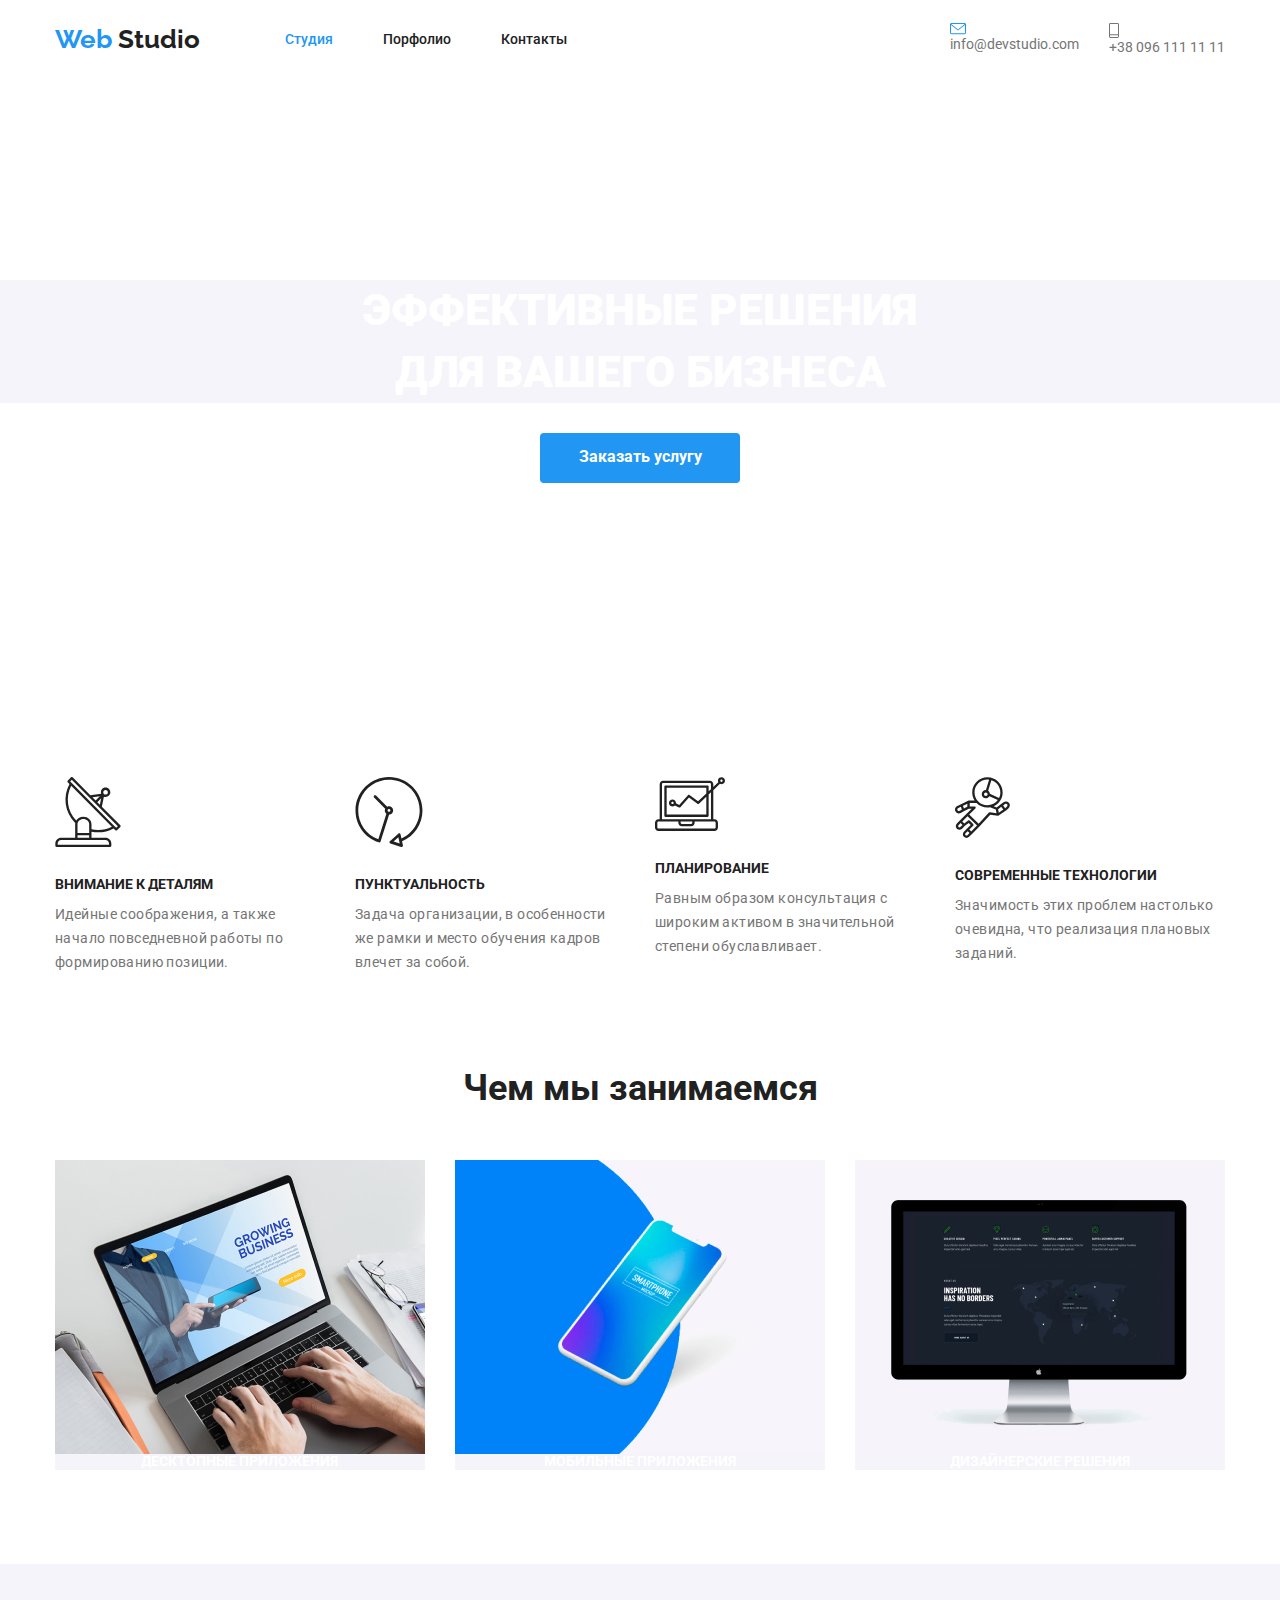
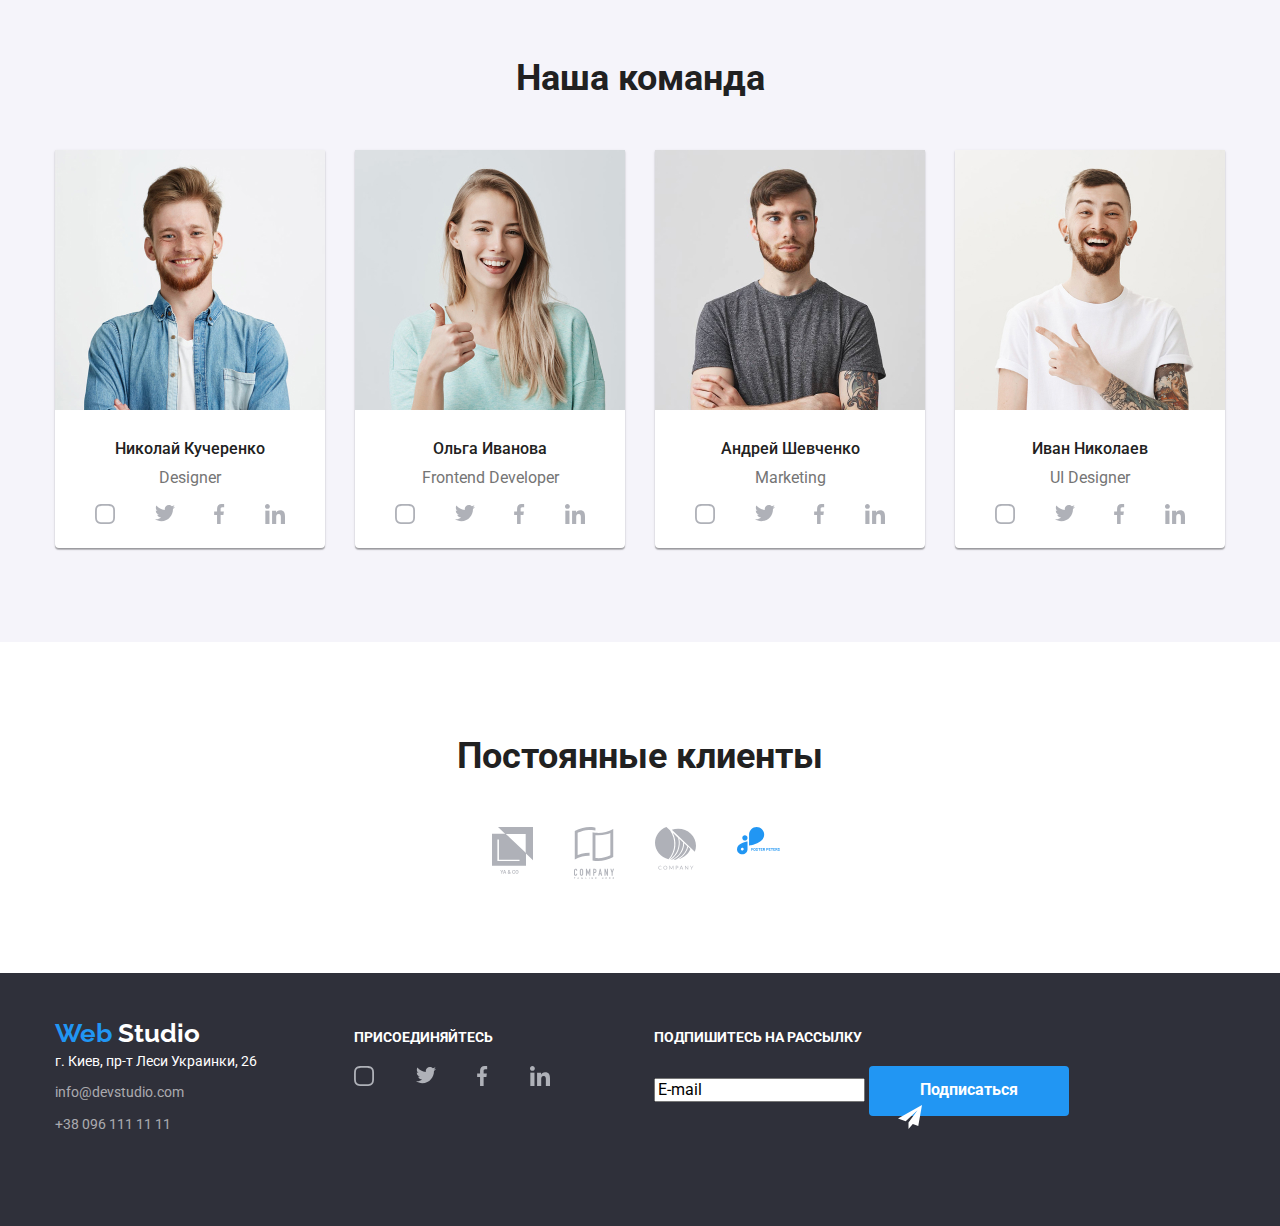
<file: index.html>
<!DOCTYPE html>
<html lang="ru">
  <head>
    <meta charset="UTF-8" />
    <meta name="viewport" content="width=device-width, initial-scale=1.0" />
    <title>Web Studio</title>
    <link href="https://fonts.googleapis.com/css2?family=Raleway:wght@700&family=Roboto:wght@400;500;700;900&display=swap" rel="stylesheet">
    <link rel="stylesheet" href="https://cdnjs.cloudflare.com/ajax/libs/modern-normalize/0.6.0/modern-normalize.min.css">
    <link rel="stylesheet" href="./css/styles.css">
  </head>
  <body>
   <header class="header-container">
    <nav class="container">
      <div class="navigator">
        <a href="/" class="logo">
          <span class="logo-web">Web</span>
          <span class="logo-studio">Studio</span>
        </a>
          <ul class="site-nav">
            <li class="item">
              <a href="" class="link current">Студия</a>
            </li>
            <li class="item">
              <a href="./portfolio.html" class="link">Порфолио</a>
            </li>
            <li class="item">
              <a href="" class="link">Контакты</a>
            </li>
          </ul>
          <ul class="site-contacts">
            <li class="item">
              <img src="image/mail.svg" alt="" />
              <a href="mailto:info@devstudio.com" class="link">info@devstudio.com</a>
            </li>
            <li class="item">
              <img src="image/tel.svg" alt="" />
              <a href="tel:+380961111111" class="link">+38 096 111 11 11</a>
            </li>
          </ul>
        </div>
      </nav>
    </header>
    <main>
      <section class="hero">
        <h1 class="hero-title">
          Эффективные решения <br />
          для вашего бизнеса
        </h1>
        <a href="" class="button-hero">Заказать услугу</a>
      </section>
      <section class="advantages-section">
        <div class="container">
        <ul class="advantages-list">
          <li  class="item">
            <img src="image/station.svg" alt="" />
            <h3 class="advantages-list-title">Внимание к деталям</h3>
            <p class="advantages-text">
              Идейные соображения, а также начало повседневной работы по
              формированию позиции.
            </p>
          </li>
          <li  class="item">
            <img src="image/clock.svg" alt="" />
            <h3 class="advantages-list-title">Пунктуальность</h3>
            <p class="advantages-text">
              Задача организации, в особенности же рамки и место обучения кадров
              влечет за собой.
            </p>
          </li>
          <li  class="item">
            <img src="image/computer.svg" alt="" />
            <h3 class="advantages-list-title">Планирование</h3>
            <p class="advantages-text">
              Равным образом консультация с широким активом в значительной
              степени обуславливает.
            </p>
          </li>
          <li  class="item">
            <img src="image/rocketman.svg" alt="" />
            <h3 class="advantages-list-title">Современные технологии</h3>
            <p class="advantages-text">
              Значимость этих проблем настолько очевидна, что реализация
              плановых заданий.
            </p>
          </li>
        </ul>
      </div>
      </section>
      <section class="section">
        <div class= "container">
        <h2 class="section-title">Чем мы занимаемся</h2>
        <ul class="list">
          <li class="item">
            <img src="image/1.jpg" alt="" />
            <h3 class="list-profilу">Десктопные приложения</h3>
          </li>
          <li class="item">
            <img src="image/2.jpg" alt="" />
            <h3 class="list-profilу">Мобильные приложения</h3>
          </li>
          <li class="item">
            <img src="image/3.jpg" alt="" />
            <h3 class="list-profilу">Дизайнерские решения</h3>
          </li>
        </ul>
      </div> 
      </section>
      <section class="section-comand">
        <div class="container">
          <h2 class="section-title">Наша команда</h2>
          <ul class="list">
            <li class="item">
              <img src="image/team1.jpg" alt="" />
              <h3 class="list-comand">Николай Кучеренко</h3>
              <span class="comand-prof">Designer</span>
              <div class="icon">
                <ul class="network">
                  <li>
                    <a href=""><img src="image/inst.svg" alt="" /></a>
                  </li>
                  <li>
                    <a href=""><img src="image/twit.svg" alt="" /></a>
                  </li>
                  <li>
                    <a href=""><img src="image/face.svg" alt="" /></a>
                  </li>
                  <li>
                    <a href=""><img src="image/link.svg" alt="" /></a>
                  </li>
                </ul>
              </div>
            </li>
            <li class="item">
              <img src="image/team2.jpg" alt="" />
              <h3 class="list-comand">Ольга Иванова</h3>
              <span class="comand-prof">Frontend Developer</span>
              <div class="icon">
                <ul class="network">
                  <li>
                    <a href=""><img src="image/inst.svg" alt="" /></a>
                  </li>
                  <li>
                    <a href=""><img src="image/twit.svg" alt="" /></a>
                  </li>
                  <li>
                    <a href=""><img src="image/face.svg" alt="" /></a>
                  </li>
                  <li>
                    <a href=""><img src="image/link.svg" alt="" /></a>
                  </li>
                </ul>
              </div>
            </li>
            <li class="item">
              <img src="image/team3.jpg" alt="" />
              <h3 class="list-comand">Андрей Шевченко</h3>
              <span class="comand-prof">Marketing</span>
              <div class="icon">
                <ul class="network">
                  <li>
                    <a href=""><img src="image/inst.svg" alt="" /></a>
                  </li>
                  <li>
                    <a href=""><img src="image/twit.svg" alt="" /></a>
                  </li>
                  <li>
                    <a href=""><img src="image/face.svg" alt="" /></a>
                  </li>
                  <li>
                    <a href=""><img src="image/link.svg" alt="" /></a>
                  </li>
                </ul>
              </div>
            </li>
            <li class="item">
              <img src="image/team4.jpg" alt="" />
              <h3 class="list-comand">Иван Николаев</h3>
              <span class="comand-prof">UI Designer</span>
              <div class="icon">
                <ul class="network">
                  <li>
                    <a href=""><img src="image/inst.svg" alt="" /></a>
                  </li>
                  <li>
                    <a href=""><img src="image/twit.svg" alt="" /></a>
                  </li>
                  <li>
                    <a href=""><img src="image/face.svg" alt="" /></a>
                  </li>
                  <li>
                    <a href=""><img src="image/link.svg" alt="" /></a>
                  </li>
                </ul>
              </div>
            </li>
          </ul>
        </div>
      </section>
      <section class="section">
        <div class= "container">
        <h2 class="section-title">Постоянные клиенты</h2>
        <div class="client">
          <ul class="list">
            <li class="item">
              <a href=""><img src="image/client1.svg" alt="" /></a>
            </li>
            <li class="item">
              <a href=""><img src="image/client2.svg" alt="" /></a>
            </li>
            <li class="item">
              <a href=""><img src="image/client3.svg" alt="" /></a>
            </li>
            <li class="item">
              <a href=""><img src="image/client4.svg" alt="" /></a>
            </li>
          </ul>
        </div>
        </div>
      </section>
    </main>
     <footer class="page-footer">
       <div class="container">
         <div class="logo-contacts">
          <a href="/" class="logo-foot">
          <span class="logo-web-foot">Web</span>
          <span class="logo-studio-foot">Studio</span>
          </a>
            <address>
             <ul>
               <li class="address">
                 <span class="footer-address">г. Киев, пр-т Леси Украинки, 26</span>
               </li>
               <li class="address">
                 <a href="mailto:info@devstudio.com" class="footer-link">info@devstudio.com</a>
               </li>
               <li class="address">
                 <a href="tel:+380961111111" class="footer-link">+38 096 111 11 11</a>
               </li>
             </ul>
            </address>
          </div>
          <div class="icon-footer">
            <b class="footer-title">присоединяйтесь</b>
            <ul class="icon-footer-list">
              <li class="item">       
                <a href=""><img src="image/inst.svg" alt="" /></a>
              </li>
              <li class="item">
                <a href=""><img src="image/twit.svg" alt="" /></a>
              </li>
              <li class="item">
                <a href=""><img src="image/face.svg" alt="" /></a>
              </li>
              <li class="item">
                <a href=""><img src="image/link.svg" alt="" /></a>
              </li>
            </ul> 
           </div>
          <div>
           <span class="footer-title">Подпишитесь на рассылку</span>
           <form action="/">
              <input type="text" name="/" value="E-mail" />
              <button class="button-footer">
                Подписаться
              <img src="image/telegram.svg" alt="" />
              </button>
           </form>
          </div>
         </div>
      </footer>
    </body>
</html>
</file>
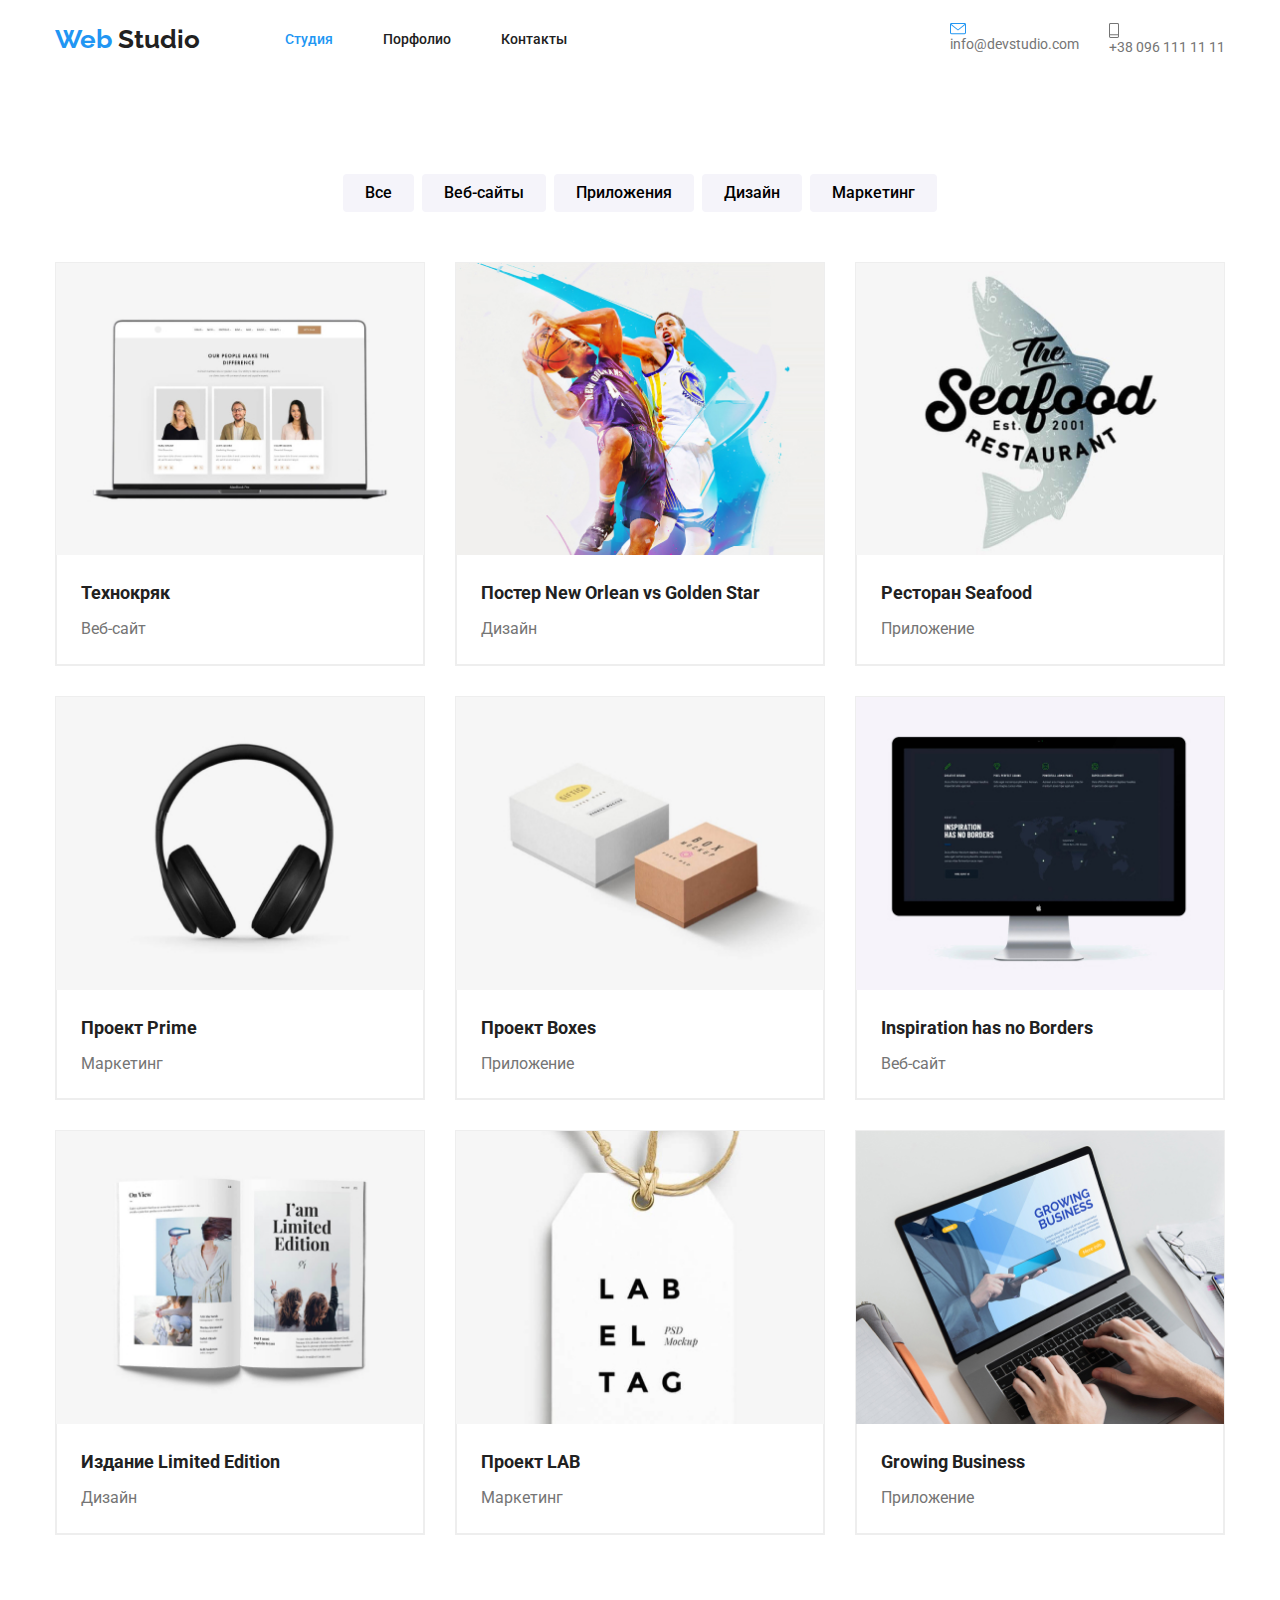
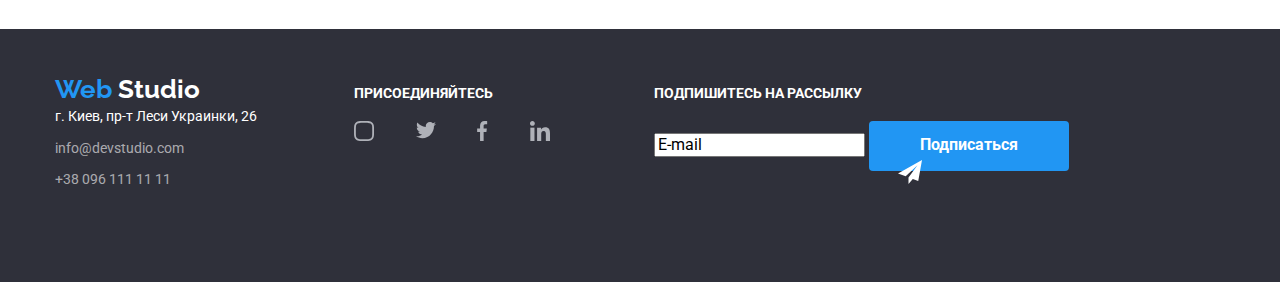
<file: portfolio.html>
<!DOCTYPE html>
<html lang="ru">
<head>
  <meta charset="UTF-8">
  <meta name="viewport" content="width=device-width, initial-scale=1.0">
  <title>Portfolio</title>
  <link href="https://fonts.googleapis.com/css2?family=Raleway:wght@700&family=Roboto:wght@400;500;700;900&display=swap" rel="stylesheet">
  <link rel="stylesheet" href="https://cdnjs.cloudflare.com/ajax/libs/modern-normalize/0.6.0/modern-normalize.min.css">
  <link rel="stylesheet" href="./css/styles.css">
</head>
<body>
  <header class="header-container">
    <nav class="container">
      <div class="navigator">
        <a href="/" class="logo">
          <span class="logo-web">Web</span>
          <span class="logo-studio">Studio</span>
        </a>
          <ul class="site-nav">
            <li class="item">
              <a href="" class="link current">Студия</a>
            </li>
            <li class="item">
              <a href="./portfolio.html" class="link">Порфолио</a>
            </li>
            <li class="item">
              <a href="" class="link">Контакты</a>
            </li>
          </ul>
          <ul class="site-contacts">
            <li class="item">
              <img src="image/mail.svg" alt="" />
              <a href="mailto:info@devstudio.com" class="link">info@devstudio.com</a>
            </li>
            <li class="item">
              <img src="image/tel.svg" alt="" />
              <a href="tel:+380961111111" class="link">+38 096 111 11 11</a>
            </li>
          </ul>
        </div>
      </nav>
   </header>
  <main class="container">
    <section class="section">
        <ul class="portfolio-button">
      <li class="item"><button type="button" class="button-portfolio">Все</button></li>
      <li class="item"><button type="button" class="button-portfolio">Веб-сайты</button></li>
      <li class="item"><button type="button" class="button-portfolio">Приложения</button></li>
      <li class="item"><button type="button" class="button-portfolio">Дизайн</button></li>
      <li class="item"><button type="button" class="button-portfolio">Маркетинг</button></li>
        </ul>
        <ul class="portfolio-container">
          <li class="portfolio-list-item">
            <div>
              <a href="" class="portfolio">
              <img class="portfolio-list-image" src="./image/project1.jpg" alt="">
              <!-- <p class="portfolio-list-content">
                Технокряк это современная площадка распространения коронавируса. Компании используют эту платформу для цифрового шпионажа и атак на защищённые сервера конкурентов.
              </p>-->
              </a>      
            </div>
            <div class="card-content">
              <h3 class="portfolio-list-title">Технокряк</h3>
              <p class="portfolio-list-text">Веб-сайт</p>
            </div>
          </li>
          <li class="portfolio-list-item">
            <a href="" class="portfolio">
            <img class="portfolio-list-image" src="image/project2.jpg" alt="" />
          </a>
            <div class="card-content">
              <h3 class="portfolio-list-title">Постер New Orlean vs Golden Star</h3>
              <p class="portfolio-list-text">Дизайн</p>
            </div>
          </li>
        <li class="portfolio-list-item">
          <a href="" class="portfolio">
            <img  class="portfolio-list-image" src="image/project3.jpg" alt="" />
          </a>
            <div class="card-content">
              <h3 class="portfolio-list-title">Ресторан Seafood</h3>
              <p class="portfolio-list-text">Приложение</p>
           </div>
        </li>
        <li class="portfolio-list-item">
          <a href="" class="portfolio">
            <img class="portfolio-list-image" src="image/project4.jpg" alt="" />
          </a>
            <div class="card-content">
              <h3 class="portfolio-list-title">Проект Prime</h3>
              <p class="portfolio-list-text">Маркетинг</p>
            </div>
        </li>
        <li class="portfolio-list-item">
          <a href="" class="portfolio">
           <img class="portfolio-list-image" src="image/project5.jpg" alt="" />
          </a>
            <div class="card-content">
              <h3 class="portfolio-list-title">Проект Boxes</h3>
              <p class="portfolio-list-text">Приложение</p>
            </div>
        </li>
        <li class="portfolio-list-item">
          <a href="" class="portfolio">
           <img class="portfolio-list-image" src="image/project6.jpg" alt="" />
          </a>
            <div class="card-content">
              <h3 class="portfolio-list-title">Inspiration has no Borders</h3>
              <p class="portfolio-list-text">Веб-сайт</p>
            </div>
        </li>
        <li class="portfolio-list-item">
          <a href="" class="portfolio">
          <img class="portfolio-list-image" src="image/project7.jpg" alt="" />
          </a>
            <div class="card-content">
              <h3 class="portfolio-list-title">Издание Limited Edition</h3>
              <p class="portfolio-list-text">Дизайн</p>
            </div>
        </li>
        <li class="portfolio-list-item">
          <a href="" class="portfolio">
          <img class="portfolio-list-image" src="image/project8.jpg" alt="" />
          </a>
            <div class="card-content">
              <h3 class="portfolio-list-title">Проект LAB</h3>
              <p class="portfolio-list-text">Маркетинг</p>
            </div>
        </li>
        <li class="portfolio-list-item">
          <a href="" class="portfolio">
          <img class="portfolio-list-image" src="image/project9.jpg" alt="" />
          </a>
            <div class="card-content">
              <h3 class="portfolio-list-title">Growing Business</h3>
              <p class="portfolio-list-text">Приложение</p>
            </div>
        </li>
      </ul>
    </section>
  </main>
  <footer class="page-footer">
    <div class="container">
      <div class="logo-contacts">
       <a href="/" class="logo-foot">
       <span class="logo-web-foot">Web</span>
       <span class="logo-studio-foot">Studio</span>
       </a>
         <address>
          <ul>
            <li class="address">
              <span class="footer-address">г. Киев, пр-т Леси Украинки, 26</span>
            </li>
            <li class="address">
              <a href="mailto:info@devstudio.com" class="footer-link">info@devstudio.com</a>
            </li>
            <li class="address">
              <a href="tel:+380961111111" class="footer-link">+38 096 111 11 11</a>
            </li>
          </ul>
         </address>
       </div>
       <div class="icon-footer">
         <b class="footer-title">присоединяйтесь</b>
         <ul class="icon-footer-list">
           <li class="item">       
             <a href=""><img src="image/inst.svg" alt="" /></a>
           </li>
           <li class="item">
             <a href=""><img src="image/twit.svg" alt="" /></a>
           </li>
           <li class="item">
             <a href=""><img src="image/face.svg" alt="" /></a>
           </li>
           <li class="item">
             <a href=""><img src="image/link.svg" alt="" /></a>
           </li>
         </ul> 
        </div>
       <div>
        <span class="footer-title">Подпишитесь на рассылку</span>
        <form action="/">
           <input type="text" name="/" value="E-mail" />
           <button class="button-footer">
             Подписаться
           <img src="image/telegram.svg" alt="" />
           </button>
        </form>
       </div>
      </div>
   </footer>
  </body>
</html>
</file>
<file: css/styles.css>
:root {
  --primary-text-color:  #757575;
  --title-text-color: #212121;
  --accent-color: #2196F3;
  --secondary-background-color: #F5F4FA;
  }
body {
  background-color: #FFFFFF;
  color: var(--primary-text-color);
  font-family: Roboto, sans-serif;
 }
  /*cтиль логотипа*/
.logo {
  font-weight: 700;
  font-size: 26px;
  line-height: 1.2;
  font-family: Raleway, sans-serif;
  text-decoration: none;
  }
.logo-web{
  color: #2196F3;
 }
.logo-studio {
  color: #212121;
 }
/*сброс списка*/
ul {
 padding: 0px;
 margin: 0px;
 list-style: none;
}
  /*стиль навигации и навигации*/
  .header-container {
  }
  /*.header .container {
  display: flex;
  height: 80px;
  align-items: center;
   }*/

.container {
  width: 1200px;
  padding-left: 15px;
  padding-right: 15px;
  margin-left:  auto;
  margin-right: auto;
 }
.navigator {
    display: flex;
    align-items: center;
 }
.site-nav {
  display: flex;
  margin-left: 85px;
 }
.site-nav .item + .item {
  margin-left: 50px;
 }
.site-nav .link {
  display: block;
  padding-top: 32px;
  padding-bottom: 32px;

  color: var(--title-text-color);
  font-weight: 500;
  font-size: 14px;
  line-height: 1.14;
  text-decoration: none;
}
.site-nav .link:hover,
.site-nav .link:focus{
  color: var(--accent-color);
}
.site-nav .link.current {
  color: var(--accent-color);
}
.site-contacts {
  display: flex;
  margin-left: auto;
}  
.site-contacts .item + .item {
  margin-left: 30px;
}
.site-contacts .link {
  color: var(--primary-text-color)
  font-weight: 500;
  font-size: 14px;
  line-height: 1.14;
  text-decoration: none;
}
.site-contacts .link:hover,
.site-contacts .link:focus{
  color: var(--accent-color)
}
/*секция hero*/
.hero {
  text-align: center;
  padding-top: 200px;
  padding-bottom: 200px;
}
.hero .hero-title {
  margin-top: 0px;
  margin-bottom: 30px;
  background-color: var(--secondary-background-color);
  color: #FFFFFF;
  font-weight: 900;
  font-size: 44px;
  line-height: 1.4;
  text-transform: uppercase;
 }
/*заголовки в секциях*/
.section {
  padding-top: 94px;
  padding-bottom: 94px;
}
.advantages-section {
  padding-top: 94px;
  padding-bottom: 0;
}
.section-title {
  margin-top: 0;
  margin-bottom: 50px;
  color: var(--title-text-color);
  font-weight: 700;
  font-size: 36px;
  line-height: 1.16;
  text-align: center;
  /*letter-spacing: 1.2em;*/
}
/*секция преимудеств*/
.advantages-list {
  display: flex;
  }
.advantages-list .item {
  width: calc((100% - 30px*3)/4);
}  
.advantages-list .item + .item {
    margin-left: 30px;
  }
.advantages-list-title {
  margin-top: 30px;
  margin-bottom: 10px;
  color: var(--title-text-color);
  font-weight: 700;
  font-size: 14px;
  line-height: 1.14;
  text-transform: uppercase;
}
.advantages-text {
  margin-top: 0px;
  margin-bottom: 0px;
  font-weight: normal;
  font-size: 14px;
  line-height: 1.7;
  letter-spacing: 0.03em
}

/*секция профиля*/
img {
  display: block;
  max-width: 100%;
  height: auto;
}
.list {
  display: flex;
}
.list .item + .item {
  margin-left: 30px;
}
.list .item {
  width: calc((100% - 30px*2)/3);
}
.list-profilу {
  margin-top: 0px;
  margin-bottom: 0px;
  color: #FFFFFF;
  background-color: var(--secondary-background-color);
  font-weight: 700;
  font-size: 14px;
  line-height: 1.14;
  text-align: center;
  text-transform: uppercase;
}
/*секция команды*/
.section-comand {
  background-color: var(--secondary-background-color);
  text-align: center;
  padding-top: 94px;
  padding-bottom: 94px;
}
.list-comand {
  margin-top: 30px;
  margin-bottom: 10px;
  color: var(--title-text-color);
  font-weight: 500;
  font-size: 16px;
  line-height: 1.18;
  /*letter-spacing: 1.2em;*/
}
.comand-prof {
  margin-top: 0;
  margin-bottom: 16px;
  font-size: 16px;
  line-height: 1.18;
}
.section-comand .list .item {
  width: calc((100% - 30px*3)/4);
  padding-bottom: 24px;
  background: #FFFFFF;
  box-shadow: 0px 2px 1px rgba(0, 0, 0, 0.2), 0px 1px 1px rgba(0, 0, 0, 0.14), 0px 1px 3px rgba(0, 0, 0, 0.12);
  border-radius: 0px 0px 4px 4px;
}
.icon {
  margin-top: 16px;
  }
.network {
  display: flex;
  justify-content: space-evenly;
  }
.client {
  display: flex;
  justify-content: center;
  }
  .client .list .item {
    
  }
/*кнопка*/
.button-hero,
.button-footer {
  border-radius: 4px ;
  padding: 10px 32px;
  width: 200px;
  height: 50px;
  color: #FFFFFF;
  background-color: var(--accent-color);
  font-family: inherit;
  font-weight: bold;
  font-size: 16px;
  line-height: 1.8;
  display: inline-block;
  align-items: center;
  /*letter-spacing: 1.9em;*/
  text-decoration: none;
  border: transparent;
}
.button-footer {
  padding: 10px 29px;
  text-align: center;
}
  
/*footer*/
.page-footer {
  
  background-color:  #2F303A;
}
.page-footer > .container {
  display: flex;  
  height: 253px;
  align-items: baseline;
  padding-top: 45px;
  
  /*justify-content: space-between;*/
}

/*footer logo*/
.logo-contacts {
  width: 230px;
  margin-right: 69px;
}
.logo-foot {
  font-weight: 700;
  font-size: 26px;
  line-height: 1.2;
  font-family: Raleway, sans-serif;
  text-decoration: none;
  }
.logo-web-foot {
  color: #2196F3;
}
.logo-studio-foot {
  color:#FFFFFF;
}
/*.address {
margin-bottom: 8px;
}*/
.address:not(:last-child){
  margin-bottom: 8px;
}
.footer-address {
  color: #FFFFFF;
  font-style: normal;
  font-size: 14px;
  line-height: 1.7;
 
}
.footer-link {
  color: rgba(255, 255, 255, 0.6);
  font-style: normal;
  font-weight: normal;
  font-size: 14px;
  line-height: 1.7;
  text-decoration: none;
}
.icon-footer {
  width: 206px;
  margin-right: 94px;
}
.icon-footer-list {
  display: flex;
  justify-content: space-between;

}
.icon-footer-list .item {
  margin-right: 10px;
  text-align: center;
}
.footer-title {
  display: block;
  margin-bottom: 20px;

  color: #FFFFFF;
  font-weight: 700;
  font-size: 14px;
  line-height: 1.1;
  text-transform: uppercase;
  }
 
/*.copy {
  display: block;
  color: rgba(255, 255, 255, 0.4);
  font-weight: normal;
  font-size: 12px;
  line-height: 2;
  text-align: center;
  text-decoration: none;
  margin-top: 0px;
  margin-bottom: 0px;
  padding-top: 18px;
  padding-bottom: 21px; 
}*/

/* portfolio*/
.portfolio-button {
  display: flex;
  justify-content: center;
  align-items: flex-start;
  margin-bottom: 50px;
  }
.button-portfolio  {
  border-radius: 4px;
  padding: 6px 22px;
  width: auto;
  height: 38px;
  background-color: var(--secondary-background-color);
  font-family: inherit;
  font-style: normal;
  font-weight: 500;
  font-size: 16px;
  line-height: 1.6;
  text-align: center;
  align-items: center;
  border: transparent;
  outline: none;
  }
  
.button-portfolio:hover {
    color: var(--secondary-background-color);
    background-color: var(--accent-color);
}
  
.portfolio-button .item:not(:first-child){
  margin-left: 8px;
}
.portfolio-container {
  display: flex;
  flex-wrap: wrap;
  }
.portfolio-list-item {
   width: calc((100% - 60px)/3);
   margin-right: 30px;
   margin-bottom: 30px;
   border: 1px solid #EEEEEE;
 }
.portfolio-list-item:nth-child(3n) {
  margin-right: 0px;
 }
.portfolio-list-item:nth-last-child(-n+3) {
   margin-bottom: 0px;
 }
.card-content {
  background: #FFFFFF;
  border-right: 1px solid #EEEEEE;
  border-left:  1px solid #EEEEEE;
  border-bottom: 1px solid #EEEEEE;
  padding-left: 24px;
  padding-top: 20px;
  padding-bottom: 20px;
  padding-right: 24px;
  
 }
.portfolio-list-image {
   display: block;
 }
.portfolio-list-title {
  margin-top: 0;
  margin-bottom: 4px;
  color: var(--title-text-color);
  font-weight: 700;
  font-size: 18px;
  line-height: 2;
}
.portfolio-list-content {
  padding: 63px 24px;
  margin: 0;
  font-size: 18px;
  line-height: 1.5;
}
.portfolio-list-text {
  font-size: 16px;
  line-height: 1.8;
  margin: 0;
}
.portfolio {
  text-decoration: none;
}


/*остновной цвет текста
color: #757575;*/

/*цвет заголовков color: #212121;*/
/* цвет страницы Background #E5E5E5*/
/* вторичный цвет фона #F5F4FA*/
/* цвет футер текста  #FFFFFF +  rgba(255, 255, 255, 0.6); = почта + тел + подпись нижней строки*/
</file>
